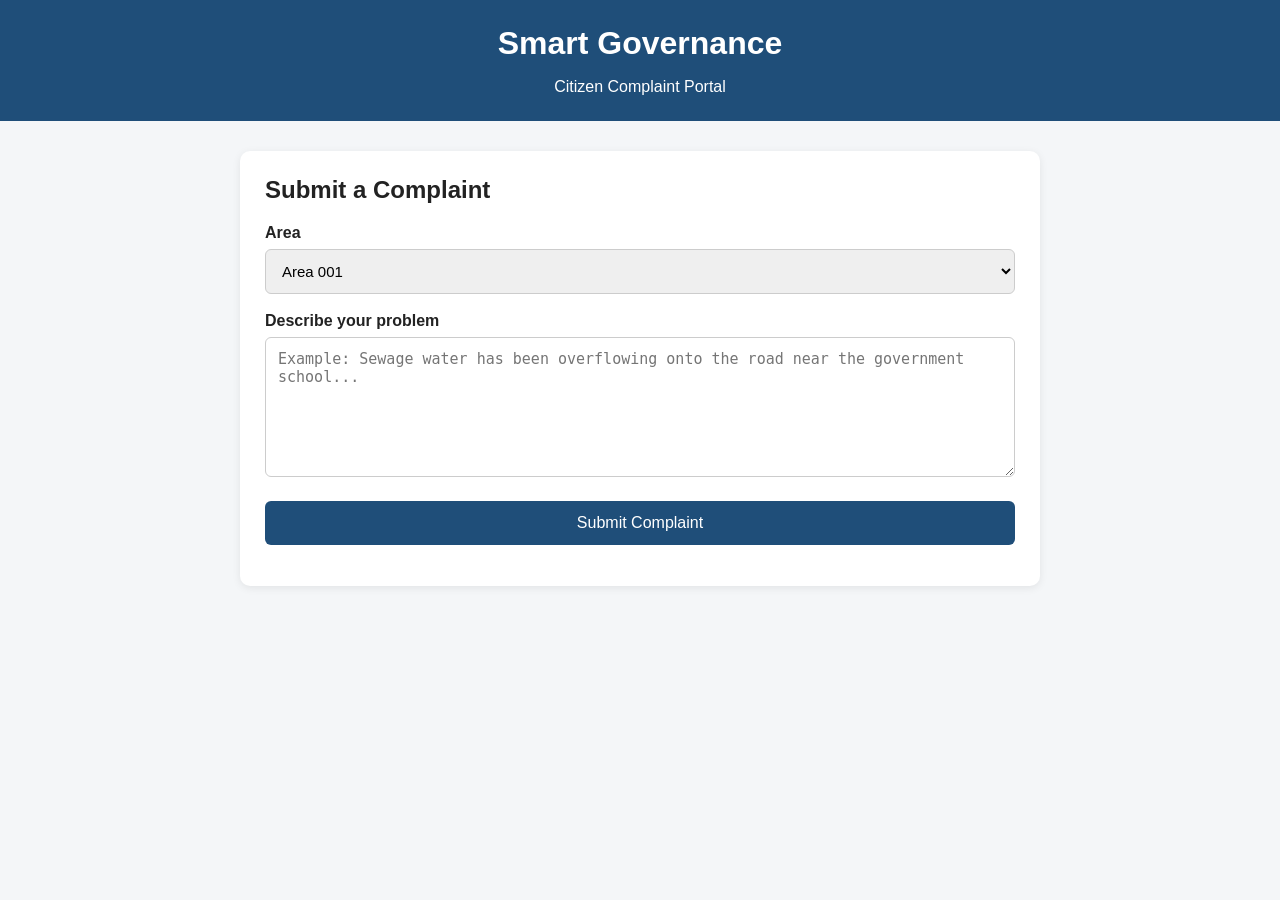
<file: frontend/index.html>
<!DOCTYPE html>
<html lang="en">

<head>
    <meta charset="UTF-8">
    <meta name="viewport" content="width=device-width, initial-scale=1.0">

    <title>Smart Governance</title>

    <link rel="stylesheet" href="/frontend/style.css">
</head>

<body>

    <header>
        <h1>Smart Governance</h1>
        <p>Citizen Complaint Portal</p>
    </header>

    <main>

        <section class="card">

            <h2>Submit a Complaint</h2>

            <label for="area">Area</label>

            <select id="area">
                <option value="HYD_AREA_001">Area 001</option>
                <option value="HYD_AREA_002">Area 002</option>
                <option value="HYD_AREA_003">Area 003</option>
            </select>


            <label for="complaint">
                Describe your problem
            </label>

            <textarea
                id="complaint"
                placeholder="Example: Sewage water has been overflowing onto the road near the government school..."
            ></textarea>


            <button id="submitButton">
                Submit Complaint
            </button>

            <p id="status"></p>

        </section>


        <section
            id="resultCard"
            class="card result-card"
            style="display: none;"
        >

            <h2>Complaint Analysis</h2>

            <div class="result-item">
                <span>Complaint ID</span>
                <strong id="complaintId"></strong>
            </div>

            <div class="result-item">
                <span>Problem Category</span>
                <strong id="problemCategory"></strong>
            </div>

            <div class="result-item">
                <span>Severity Score</span>
                <strong id="severityScore"></strong>
            </div>

            <div class="result-item">
                <span>Priority</span>
                <strong id="priority"></strong>
            </div>

            <div class="result-item">
                <span>Recommendation</span>
                <strong id="recommendation"></strong>
            </div>

            <div class="result-item">
                <span>Suggested Action</span>
                <strong id="suggestedAction"></strong>
            </div>

            <div class="result-item">
                <span>Reason</span>
                <strong id="reason"></strong>
            </div>

        </section>

    </main>

    <script src="/frontend/app.js"></script>

</body>

</html>
</file>
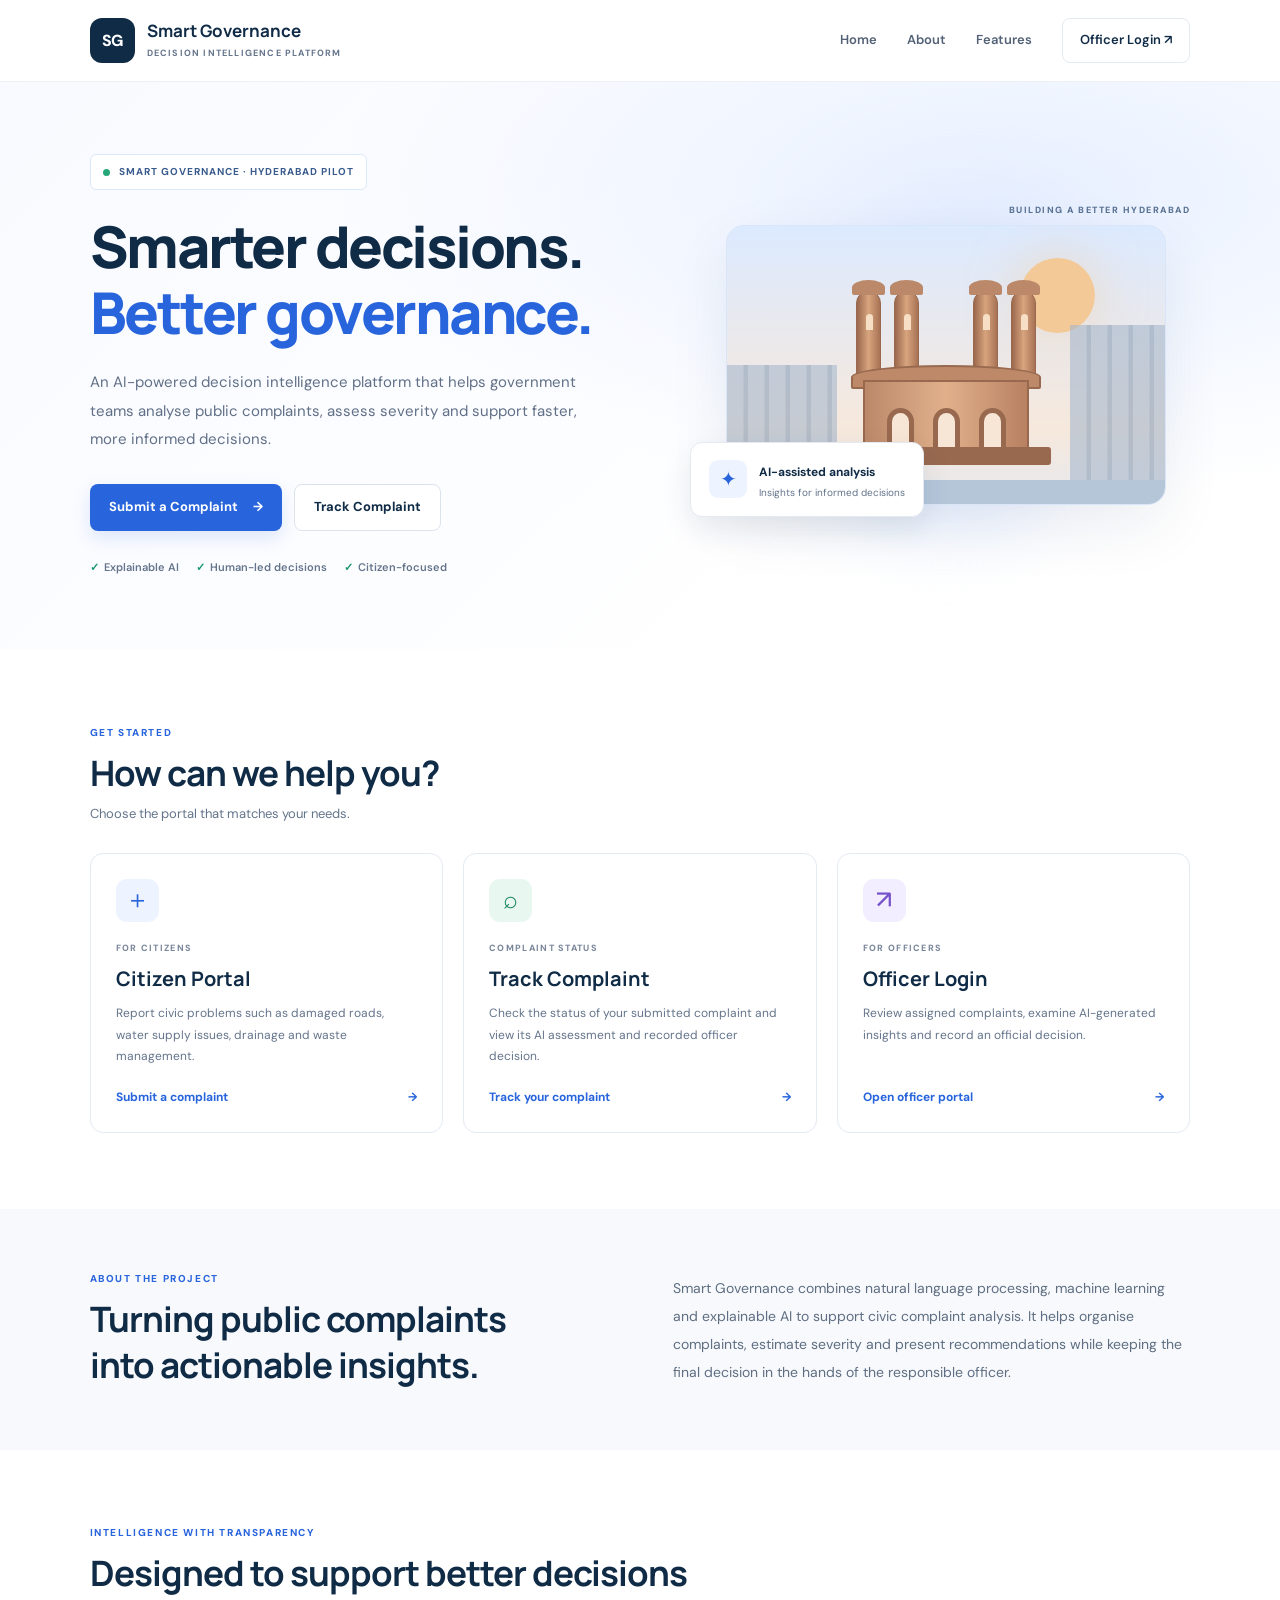
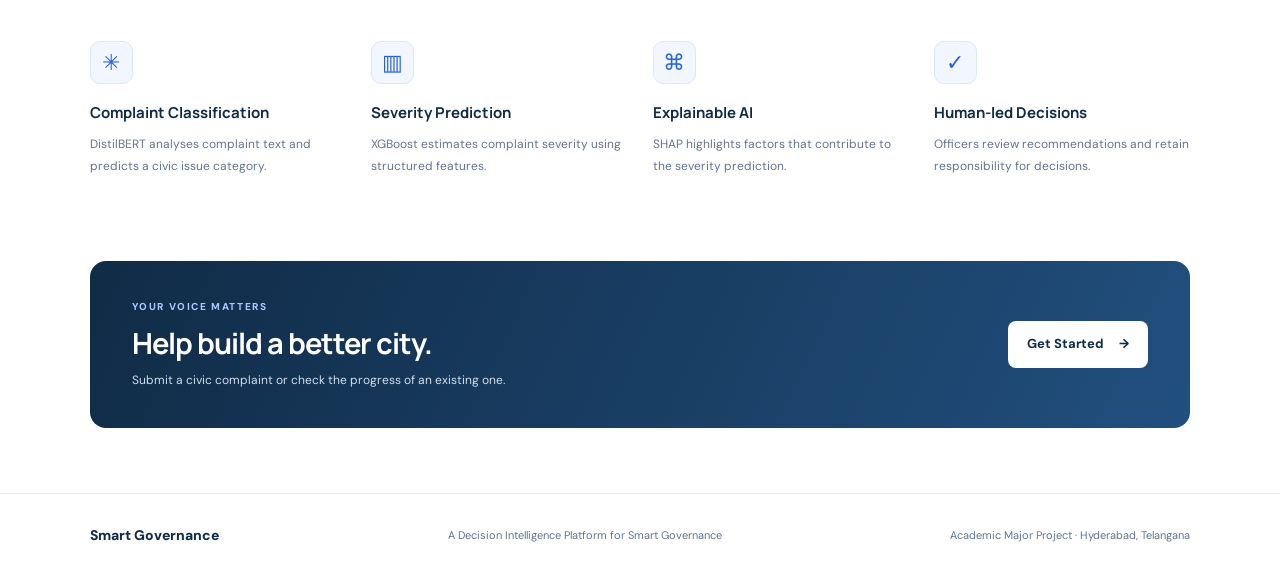
<file: frontend/home.html>
<!DOCTYPE html>
<html lang="en">
<head>
    <meta charset="UTF-8">
    <meta name="viewport" content="width=device-width, initial-scale=1.0">
    <title>Smart Governance | Hyderabad</title>
    <link rel="stylesheet" href="/frontend/home.css">
</head>
<body>

    <header class="navbar">
        <a href="/" class="brand">
            <div class="brand-icon">SG</div>
            <div>
                <h2>Smart Governance</h2>
                <span>DECISION INTELLIGENCE PLATFORM</span>
            </div>
        </a>

        <nav>
            <a href="#home">Home</a>
            <a href="#about">About</a>
            <a href="#features">Features</a>
            <a href="/officer-login" class="nav-login">Officer Login ↗</a>
        </nav>
    </header>

    <main>
        <section class="hero" id="home">
            <div class="hero-content">
                <div class="eyebrow">
                    <span class="status-dot"></span>
                    SMART GOVERNANCE · HYDERABAD PILOT
                </div>

                <h1>Smarter decisions.<br>
                    <span>Better governance.</span>
                </h1>

                <p class="hero-description">
                    An AI-powered decision intelligence platform that helps
                    government teams analyse public complaints, assess
                    severity and support faster, more informed decisions.
                </p>

                <div class="hero-buttons">
                    <a href="/citizen" class="btn btn-primary">
                        Submit a Complaint <span>→</span>
                    </a>
                    <a href="/track" class="btn btn-secondary">
                        Track Complaint
                    </a>
                </div>

                <div class="hero-note">
                    <span>✓</span> Explainable AI
                    <span>✓</span> Human-led decisions
                    <span>✓</span> Citizen-focused
                </div>
            </div>

            <div class="hero-visual">
                <div class="visual-glow"></div>
                <div class="city-label">BUILDING A BETTER HYDERABAD</div>

                <div class="city-art">
                    <div class="sun"></div>
                    <div class="building building-one">
                        <div class="windows"></div>
                    </div>
                    <div class="building building-two">
                        <div class="windows"></div>
                    </div>
                    <div class="charminar">
                        <div class="minaret m1"><i></i></div>
                        <div class="minaret m2"><i></i></div>
                        <div class="minaret m3"><i></i></div>
                        <div class="minaret m4"><i></i></div>
                        <div class="monument-roof"></div>
                        <div class="monument-body">
                            <div class="arch arch-one"></div>
                            <div class="arch arch-two"></div>
                            <div class="arch arch-three"></div>
                        </div>
                        <div class="monument-base"></div>
                    </div>
                    <div class="ground"></div>
                </div>

                <div class="floating-card">
                    <div class="floating-icon">✦</div>
                    <div>
                        <strong>AI-assisted analysis</strong>
                        <p>Insights for informed decisions</p>
                    </div>
                </div>
            </div>
        </section>

        <section class="portals-section">
            <div class="section-heading">
                <div>
                    <span class="section-label">GET STARTED</span>
                    <h2>How can we help you?</h2>
                    <p>Choose the portal that matches your needs.</p>
                </div>
            </div>

            <div class="portal-grid">
                <a href="/citizen" class="portal-card citizen-card">
                    <div class="portal-icon blue-icon">＋</div>
                    <span class="card-tag">FOR CITIZENS</span>
                    <h3>Citizen Portal</h3>
                    <p>Report civic problems such as damaged roads,
                        water supply issues, drainage and waste management.</p>
                    <div class="card-link">Submit a complaint <span>→</span></div>
                </a>

                <a href="/track" class="portal-card track-card">
                    <div class="portal-icon green-icon">⌕</div>
                    <span class="card-tag">COMPLAINT STATUS</span>
                    <h3>Track Complaint</h3>
                    <p>Check the status of your submitted complaint and
                        view its AI assessment and recorded officer decision.</p>
                    <div class="card-link">Track your complaint <span>→</span></div>
                </a>

                <a href="/officer-login" class="portal-card officer-card">
                    <div class="portal-icon purple-icon">↗</div>
                    <span class="card-tag">FOR OFFICERS</span>
                    <h3>Officer Login</h3>
                    <p>Review assigned complaints, examine AI-generated
                        insights and record an official decision.</p>
                    <div class="card-link">Open officer portal <span>→</span></div>
                </a>
            </div>
        </section>

        <section class="about-section" id="about">
            <div class="about-intro">
                <span class="section-label">ABOUT THE PROJECT</span>
                <h2>Turning public complaints into actionable insights.</h2>
            </div>
            <p class="about-text">
                Smart Governance combines natural language processing,
                machine learning and explainable AI to support civic
                complaint analysis. It helps organise complaints, estimate
                severity and present recommendations while keeping the
                final decision in the hands of the responsible officer.
            </p>
        </section>

        <section class="features-section" id="features">
            <div class="features-heading">
                <span class="section-label">INTELLIGENCE WITH TRANSPARENCY</span>
                <h2>Designed to support better decisions</h2>
            </div>

            <div class="features-grid">
                <div class="feature">
                    <div class="feature-icon">✳</div>
                    <h3>Complaint Classification</h3>
                    <p>DistilBERT analyses complaint text and predicts a civic issue category.</p>
                </div>

                <div class="feature">
                    <div class="feature-icon">▥</div>
                    <h3>Severity Prediction</h3>
                    <p>XGBoost estimates complaint severity using structured features.</p>
                </div>

                <div class="feature">
                    <div class="feature-icon">⌘</div>
                    <h3>Explainable AI</h3>
                    <p>SHAP highlights factors that contribute to the severity prediction.</p>
                </div>

                <div class="feature">
                    <div class="feature-icon">✓</div>
                    <h3>Human-led Decisions</h3>
                    <p>Officers review recommendations and retain responsibility for decisions.</p>
                </div>
            </div>
        </section>

        <section class="closing-section">
            <div>
                <span class="section-label">YOUR VOICE MATTERS</span>
                <h2>Help build a better city.</h2>
                <p>Submit a civic complaint or check the progress of an existing one.</p>
            </div>
            <a href="/citizen" class="btn btn-light">Get Started <span>→</span></a>
        </section>
    </main>

    <footer>
        <a href="/" class="footer-brand">Smart Governance</a>
        <p>A Decision Intelligence Platform for Smart Governance</p>
        <span>Academic Major Project · Hyderabad, Telangana</span>
    </footer>

</body>
</html>
</file>
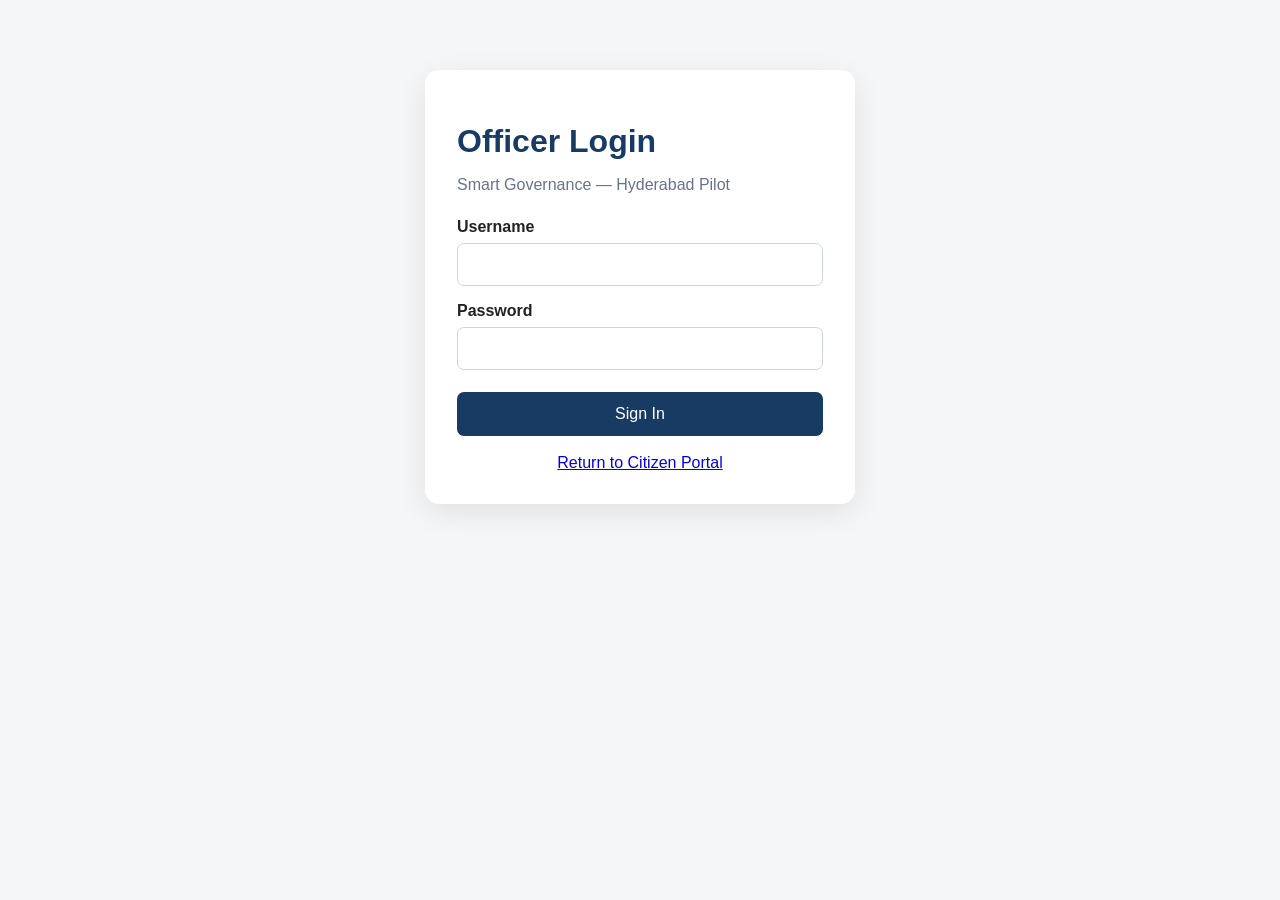
<file: frontend/officer-login.html>
<html lang="en">
<head>
    <meta charset="UTF-8">
    <meta name="viewport" content="width=device-width, initial-scale=1.0">
    <title>Officer Login | Smart Governance</title>
    <link rel="stylesheet" href="/frontend/style.css">
    <style>
        .login-container {
            max-width: 430px;
            margin: 70px auto;
            padding: 32px;
            background: white;
            border-radius: 14px;
            box-shadow: 0 8px 30px rgba(0,0,0,0.09);
        }
        .login-container h1 {
            margin-bottom: 8px;
            color: #173b63;
        }
        .login-container p {
            color: #64748b;
            margin-bottom: 24px;
        }
        .login-container label {
            display: block;
            margin: 16px 0 7px;
            font-weight: 600;
        }
        .login-container input {
            width: 100%;
            box-sizing: border-box;
            padding: 12px;
            border: 1px solid #cbd5e1;
            border-radius: 7px;
            font-size: 15px;
        }
        .login-container button {
            width: 100%;
            margin-top: 22px;
            padding: 13px;
            border: none;
            border-radius: 7px;
            background: #173b63;
            color: white;
            font-size: 16px;
            cursor: pointer;
        }
        .login-container button:disabled {
            opacity: 0.65;
            cursor: wait;
        }
        #login-message {
            margin-top: 15px;
            font-size: 14px;
            overflow-wrap: anywhere;
        }
        .back-link {
            display: block;
            margin-top: 18px;
            text-align: center;
        }
    </style>
</head>
<body>
    <div class="login-container">
        <h1>Officer Login</h1>
        <p>Smart Governance — Hyderabad Pilot</p>

        <form id="login-form">
            <label for="username">Username</label>
            <input
                id="username"
                name="username"
                type="text"
                autocomplete="username"
                required
            >

            <label for="password">Password</label>
            <input
                id="password"
                name="password"
                type="password"
                autocomplete="current-password"
                required
            >

            <button id="login-button" type="submit">Sign In</button>
        </form>

        <div id="login-message" role="status" aria-live="polite"></div>

        <a class="back-link" href="/citizen">Return to Citizen Portal</a>
    </div>

    <script src="/frontend/officer-login.js"></script>
</body>
</html>
</file>
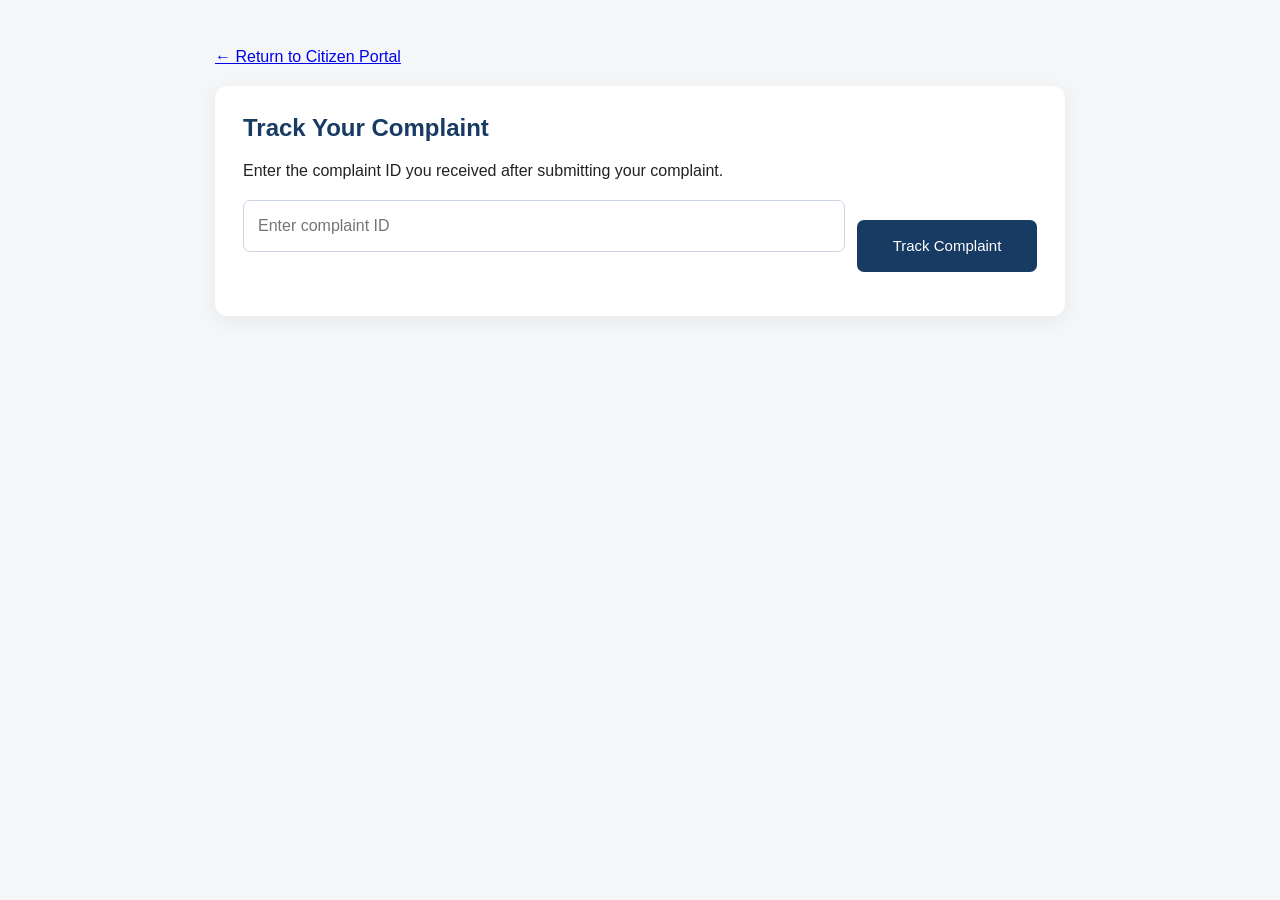
<file: frontend/track.html>
<!DOCTYPE html>
<html lang="en">
<head>
    <meta charset="UTF-8">
    <meta name="viewport" content="width=device-width, initial-scale=1.0">
    <title>Track Complaint | Smart Governance</title>
    <link rel="stylesheet" href="/frontend/style.css">
    <style>
        .track-container {
            max-width: 850px;
            width: 90%;
            margin: 40px auto;
        }

        .track-card, .result-card {
            background: white;
            padding: 28px;
            margin-bottom: 22px;
            border-radius: 12px;
            box-shadow: 0 5px 20px rgba(0,0,0,0.06);
        }

        .track-card h1, .result-card h2 {
            color: #173b63;
            margin-top: 0;
        }

        .track-form {
            display: flex;
            gap: 12px;
            margin-top: 20px;
        }

        .track-form input {
            flex: 1;
            min-width: 0;
            padding: 13px;
            border: 1px solid #cbd5e1;
            border-radius: 7px;
            font-size: 16px;
        }

        .track-form button {
            padding: 13px 20px;
            border: none;
            border-radius: 7px;
            background: #173b63;
            color: white;
            font-size: 15px;
            cursor: pointer;
        }

        .track-form button:disabled {
            opacity: 0.65;
            cursor: wait;
        }

        .tracking-row {
            display: flex;
            justify-content: space-between;
            gap: 20px;
            padding: 14px 0;
            border-bottom: 1px solid #e2e8f0;
        }

        .tracking-row span:first-child {
            font-weight: 600;
        }

        .tracking-row span:last-child {
            text-align: right;
            overflow-wrap: anywhere;
        }

        .status-badge {
            display: inline-block;
            padding: 6px 11px;
            border-radius: 20px;
            background: #dbeafe;
            color: #1e40af;
            font-weight: 700;
        }

        .tracking-message {
            margin-top: 16px;
            line-height: 1.5;
        }

        .tracking-error {
            color: #b91c1c;
        }

        .hidden {
            display: none;
        }

        .back-link {
            display: inline-block;
            margin: 8px 0 20px;
        }

        @media (max-width: 550px) {
            .track-form {
                flex-direction: column;
            }

            .tracking-row {
                flex-direction: column;
                gap: 6px;
            }

            .tracking-row span:last-child {
                text-align: left;
            }

            .track-card, .result-card {
                padding: 20px;
            }
        }
        
/* Fix complaint ID input and tracking form layout */
.track-form {
    display: flex;
    align-items: stretch;
    gap: 12px;
    width: 100%;
}

.track-form input#complaint-id {
    display: block;
    flex: 1 1 0;
    width: 0;
    min-width: 0;
    height: 52px;
    padding: 12px 14px;
    box-sizing: border-box;
    border: 1px solid #cbd5e1;
    border-radius: 7px;
    font-size: 16px;
}

.track-form button {
    flex: 0 0 auto;
    width: auto;
    min-width: 180px;
    height: 52px;
    padding: 12px 20px;
    box-sizing: border-box;
}

@media (max-width: 550px) {
    .track-form {
        flex-direction: column;
    }

    .track-form input#complaint-id,
    .track-form button {
        width: 100%;
        min-width: 0;
        flex: auto;
    }
}

    </style>
</head>
<body>
    <main class="track-container">
        <a class="back-link" href="/citizen">← Return to Citizen Portal</a>

        <section class="track-card">
            <h1>Track Your Complaint</h1>
            <p>
                Enter the complaint ID you received after submitting
                your complaint.
            </p>

            <form id="track-form" class="track-form">
                <input
                    id="complaint-id"
                    type="number"
                    min="1"
                    step="1"
                    placeholder="Enter complaint ID"
                    aria-label="Complaint ID"
                    required
                >
                <button id="track-button" type="submit">
                    Track Complaint
                </button>
            </form>

            <p
                id="tracking-message"
                class="tracking-message"
                role="status"
                aria-live="polite"
            ></p>
        </section>

        <section id="tracking-result" class="result-card hidden">
            <h2>Complaint Status</h2>

            <div class="tracking-row">
                <span>Complaint ID</span>
                <span id="result-id"></span>
            </div>

            <div class="tracking-row">
                <span>Submitted</span>
                <span id="result-date"></span>
            </div>

            <div class="tracking-row">
                <span>Area</span>
                <span id="result-area"></span>
            </div>

            <div class="tracking-row">
                <span>Current Status</span>
                <span id="result-status" class="status-badge"></span>
            </div>

            <div class="tracking-row">
                <span>Problem Category</span>
                <span id="result-category"></span>
            </div>

            <div class="tracking-row">
                <span>Priority</span>
                <span id="result-priority"></span>
            </div>

            <div class="tracking-row">
                <span>Severity Score</span>
                <span id="result-severity"></span>
            </div>

            <div class="tracking-row">
                <span>Recommendation</span>
                <span id="result-recommendation"></span>
            </div>

            <div class="tracking-row">
                <span>Suggested Action</span>
                <span id="result-action"></span>
            </div>

            <div class="tracking-row">
                <span>Officer Decision</span>
                <span id="result-decision"></span>
            </div>

            <div class="tracking-row">
                <span>Officer Remarks</span>
                <span id="result-remarks"></span>
            </div>

            <div class="tracking-row">
                <span>Decision Date</span>
                <span id="result-decision-date"></span>
            </div>
        </section>
    </main>

    <script src="/frontend/track.js"></script>
</body>
</html>
</file>
<file: frontend/style.css>
* {
    box-sizing: border-box;
}

body {
    margin: 0;
    font-family: Arial, sans-serif;
    background: #f4f6f8;
    color: #222;
}

header {
    background: #1f4e79;
    color: white;
    padding: 25px;
    text-align: center;
}

header h1 {
    margin: 0;
}

header p {
    margin-bottom: 0;
}

main {
    width: 90%;
    max-width: 800px;
    margin: 30px auto;
}

.card {
    background: white;
    padding: 25px;
    margin-bottom: 25px;
    border-radius: 10px;
    box-shadow: 0 2px 8px rgba(0, 0, 0, 0.08);
}

h2 {
    margin-top: 0;
}

label {
    display: block;
    margin-top: 18px;
    margin-bottom: 7px;
    font-weight: bold;
}

select,
textarea {
    width: 100%;
    padding: 12px;
    border: 1px solid #ccc;
    border-radius: 6px;
    font-size: 15px;
}

textarea {
    height: 140px;
    resize: vertical;
}

button {
    margin-top: 20px;
    width: 100%;
    padding: 13px;
    border: none;
    border-radius: 6px;
    background: #1f4e79;
    color: white;
    font-size: 16px;
    cursor: pointer;
}

button:hover {
    opacity: 0.9;
}

#status {
    margin-top: 15px;
    font-weight: bold;
}

.result-item {
    display: flex;
    justify-content: space-between;
    gap: 20px;
    padding: 12px 0;
    border-bottom: 1px solid #eee;
}

.result-item span {
    font-weight: bold;
}

.result-item strong {
    text-align: right;
}
</file>
<file: frontend/home.css>
@import url('https://fonts.googleapis.com/css2?family=DM+Sans:wght@400;500;600;700&family=Manrope:wght@400;500;600;700;800&display=swap');

:root {
    --navy: #102b46;
    --blue: #2864dc;
    --muted: #64748b;
    --background: #f7f9fc;
    --border: #e4eaf2;
}

* {
    margin: 0;
    padding: 0;
    box-sizing: border-box;
}

html {
    scroll-behavior: smooth;
    scroll-padding-top: 90px;
}

body {
    font-family: 'DM Sans', sans-serif;
    color: var(--navy);
    background: #fff;
    line-height: 1.6;
}

a {
    color: inherit;
    text-decoration: none;
}

.navbar {
    min-height: 82px;
    padding: 16px 7%;
    display: flex;
    align-items: center;
    justify-content: space-between;
    gap: 24px;
    background: #fff;
    border-bottom: 1px solid #edf0f5;
}

.brand {
    display: flex;
    align-items: center;
    gap: 12px;
}

.brand-icon {
    width: 45px;
    height: 45px;
    display: grid;
    place-items: center;
    color: #fff;
    background: var(--navy);
    border-radius: 12px;
    font-weight: 800;
    letter-spacing: -1px;
}

.brand h2 {
    font-family: 'Manrope', sans-serif;
    font-size: 17px;
    line-height: 1.35;
}

.brand span {
    display: block;
    margin-top: 3px;
    color: var(--muted);
    font-size: 9px;
    font-weight: 700;
    letter-spacing: 1.2px;
}

.navbar nav {
    display: flex;
    align-items: center;
    gap: 30px;
}

.navbar nav a {
    color: #526176;
    font-size: 13px;
    font-weight: 600;
    transition: color 0.2s;
}

.navbar nav a:hover {
    color: var(--blue);
}

.navbar nav .nav-login {
    padding: 11px 17px;
    border: 1px solid var(--border);
    border-radius: 8px;
    color: var(--navy);
}

.hero {
    min-height: 530px;
    padding: 72px 7%;
    display: grid;
    grid-template-columns: 1.08fr 0.92fr;
    align-items: center;
    gap: 40px;
    overflow: hidden;
    background:
        radial-gradient(ellipse at 80% 20%, #e8f0ff 0, transparent 48%),
        linear-gradient(135deg, #f8faff 0%, #fff 75%);
}

.hero-content {
    max-width: 600px;
    position: relative;
    z-index: 1;
}

.eyebrow {
    display: inline-flex;
    align-items: center;
    gap: 9px;
    margin-bottom: 23px;
    padding: 9px 12px;
    border: 1px solid #dce8fb;
    border-radius: 6px;
    background: #fff;
    color: #385a8c;
    font-size: 10px;
    font-weight: 700;
    letter-spacing: 1px;
}

.status-dot {
    width: 7px;
    height: 7px;
    border-radius: 50%;
    background: #25a879;
}

.hero h1 {
    font-family: 'Manrope', sans-serif;
    font-size: clamp(37px, 4.5vw, 59px);
    line-height: 1.15;
    letter-spacing: -2.5px;
    font-weight: 800;
}

.hero h1 span {
    color: var(--blue);
}

.hero-description {
    max-width: 520px;
    margin-top: 23px;
    color: #617087;
    font-size: 15px;
    line-height: 1.9;
}

.hero-buttons {
    display: flex;
    flex-wrap: wrap;
    gap: 12px;
    margin-top: 30px;
}

.btn {
    min-height: 47px;
    padding: 12px 19px;
    display: inline-flex;
    align-items: center;
    justify-content: center;
    gap: 15px;
    border-radius: 8px;
    font-size: 13px;
    font-weight: 700;
    transition: transform 0.2s, box-shadow 0.2s;
}

.btn:hover {
    transform: translateY(-2px);
}

.btn-primary {
    color: #fff;
    background: var(--blue);
    box-shadow: 0 7px 18px #2864dc26;
}

.btn-primary:hover {
    box-shadow: 0 10px 24px #2864dc3d;
}

.btn-secondary {
    color: var(--navy);
    border: 1px solid #dbe3ed;
    background: #fff;
}

.hero-note {
    display: flex;
    flex-wrap: wrap;
    gap: 17px;
    margin-top: 28px;
    color: #64748b;
    font-size: 11px;
    font-weight: 600;
}

.hero-note span {
    color: #15966a;
    margin-right: -12px;
}

.hero-visual {
    min-height: 340px;
    position: relative;
    display: flex;
    align-items: center;
    justify-content: center;
}

.visual-glow {
    position: absolute;
    width: 300px;
    height: 300px;
    border-radius: 50%;
    background: #dce8ff;
    filter: blur(45px);
}

.city-label {
    position: absolute;
    top: 8px;
    right: 0;
    z-index: 2;
    color: #577092;
    font-size: 9px;
    font-weight: 800;
    letter-spacing: 1.5px;
}

.city-art {
    position: relative;
    width: 100%;
    max-width: 440px;
    height: 280px;
    overflow: hidden;
    border: 1px solid #d9e5f8;
    border-radius: 18px;
    background: linear-gradient(180deg, #dceaff 0%, #f6e8dc 73%, #e6e9ef 100%);
    box-shadow: 0 22px 60px #18375d14;
}

.sun {
    position: absolute;
    width: 75px;
    height: 75px;
    top: 32px;
    right: 70px;
    border-radius: 50%;
    background: #f4c998;
    box-shadow: 0 0 50px #f4c99880;
}

.building {
    position: absolute;
    bottom: 24px;
    background: #a7b8cd;
    opacity: 0.6;
}

.building-one {
    left: 0;
    width: 110px;
    height: 115px;
}

.building-two {
    right: 0;
    width: 95px;
    height: 155px;
}

.windows {
    width: 100%;
    height: 100%;
    background: repeating-linear-gradient(
        90deg, transparent 0 16px, #738ca9 17px 21px
    );
    opacity: 0.55;
}

.charminar {
    position: absolute;
    bottom: 24px;
    left: 50%;
    width: 210px;
    height: 205px;
    transform: translateX(-50%);
}

.minaret {
    position: absolute;
    bottom: 95px;
    width: 25px;
    height: 94px;
    border-radius: 12px 12px 2px 2px;
    background: linear-gradient(90deg, #9b684e, #d7a47e, #a87355);
    border: 1px solid #98694f;
}

.minaret::before {
    content: '';
    position: absolute;
    top: -12px;
    left: -5px;
    width: 33px;
    height: 15px;
    border-radius: 50% 50% 2px 2px;
    background: #bb8969;
}

.minaret i {
    position: absolute;
    left: 9px;
    top: 22px;
    width: 7px;
    height: 16px;
    border-radius: 5px 5px 0 0;
    background: #f6dfc5;
}

.m1 { left: 15px; }
.m2 { left: 53px; }
.m3 { right: 53px; }
.m4 { right: 15px; }

.monument-roof {
    position: absolute;
    bottom: 91px;
    left: 10px;
    width: 190px;
    height: 24px;
    border-radius: 50% 50% 2px 2px;
    background: #bd8969;
    border: 2px solid #98694f;
}

.monument-body {
    position: absolute;
    left: 22px;
    bottom: 28px;
    width: 166px;
    height: 72px;
    display: flex;
    justify-content: space-around;
    align-items: flex-end;
    padding: 8px 12px 0;
    background: linear-gradient(90deg, #bb896a, #e1b08b, #b88162);
    border: 2px solid #98694f;
}

.arch {
    width: 27px;
    height: 42px;
    border: 5px solid #98694f;
    border-bottom: 0;
    border-radius: 18px 18px 0 0;
    background: #f7e6d5;
}

.monument-base {
    position: absolute;
    bottom: 15px;
    left: 0;
    width: 210px;
    height: 18px;
    background: #98694f;
    border-radius: 3px;
}

.ground {
    position: absolute;
    bottom: 0;
    width: 100%;
    height: 24px;
    background: #b5c6d9;
}

.floating-card {
    position: absolute;
    z-index: 3;
    left: -12px;
    bottom: 18px;
    display: flex;
    align-items: center;
    gap: 12px;
    padding: 15px 18px;
    border: 1px solid #e5eaf2;
    border-radius: 12px;
    background: #fff;
    box-shadow: 0 12px 30px #16335418;
}

.floating-icon {
    width: 38px;
    height: 38px;
    display: grid;
    place-items: center;
    color: #2864dc;
    background: #edf3ff;
    border-radius: 9px;
    font-size: 20px;
}

.floating-card strong {
    font-size: 12px;
}

.floating-card p {
    margin-top: 2px;
    color: var(--muted);
    font-size: 10px;
}

.portals-section {
    padding: 76px 7%;
}

.section-heading {
    margin-bottom: 28px;
}

.section-label {
    display: block;
    margin-bottom: 10px;
    color: var(--blue);
    font-size: 10px;
    font-weight: 800;
    letter-spacing: 1.6px;
}

.section-heading h2,
.about-intro h2,
.features-heading h2,
.closing-section h2 {
    font-family: 'Manrope', sans-serif;
    font-size: clamp(25px, 3vw, 35px);
    line-height: 1.3;
    letter-spacing: -1px;
}

.section-heading p {
    margin-top: 8px;
    color: var(--muted);
    font-size: 13px;
}

.portal-grid {
    display: grid;
    grid-template-columns: repeat(3, minmax(0, 1fr));
    gap: 20px;
}

.portal-card {
    min-height: 260px;
    padding: 25px;
    display: flex;
    flex-direction: column;
    align-items: flex-start;
    border: 1px solid var(--border);
    border-radius: 13px;
    background: #fff;
    transition: transform 0.2s, box-shadow 0.2s, border-color 0.2s;
}

.portal-card:hover {
    transform: translateY(-5px);
    border-color: #cbdaf5;
    box-shadow: 0 15px 35px #19385c0e;
}

.portal-icon {
    width: 43px;
    height: 43px;
    display: grid;
    place-items: center;
    margin-bottom: 19px;
    border-radius: 11px;
    font-size: 25px;
    font-weight: 500;
}

.blue-icon {
    color: #2864dc;
    background: #edf3ff;
}

.green-icon {
    color: #17845f;
    background: #e8f8f0;
}

.purple-icon {
    color: #7652ca;
    background: #f2edff;
}

.card-tag {
    color: #7a879a;
    font-size: 9px;
    font-weight: 800;
    letter-spacing: 1.3px;
}

.portal-card h3 {
    margin-top: 8px;
    font-family: 'Manrope', sans-serif;
    font-size: 20px;
}

.portal-card p {
    margin-top: 8px;
    color: var(--muted);
    font-size: 12px;
    line-height: 1.8;
}

.card-link {
    width: 100%;
    display: flex;
    justify-content: space-between;
    align-items: center;
    margin-top: auto;
    padding-top: 20px;
    color: var(--blue);
    font-size: 12px;
    font-weight: 700;
}

.about-section {
    padding: 62px 7%;
    display: grid;
    grid-template-columns: 1fr 1fr;
    align-items: center;
    gap: 65px;
    background: var(--background);
}

.about-intro h2 {
    max-width: 480px;
}

.about-text {
    color: #5f6e82;
    font-size: 14px;
    line-height: 2;
}

.features-section {
    padding: 75px 7%;
}

.features-heading {
    margin-bottom: 36px;
}

.features-grid {
    display: grid;
    grid-template-columns: repeat(4, minmax(0, 1fr));
    gap: 25px;
}

.feature {
    padding: 8px 0;
}

.feature-icon {
    width: 43px;
    height: 43px;
    display: grid;
    place-items: center;
    margin-bottom: 17px;
    border: 1px solid #dce7fb;
    border-radius: 10px;
    color: var(--blue);
    background: #f2f6ff;
    font-size: 22px;
}

.feature h3 {
    margin-bottom: 8px;
    font-family: 'Manrope', sans-serif;
    font-size: 15px;
}

.feature p {
    color: var(--muted);
    font-size: 12px;
    line-height: 1.9;
}

.closing-section {
    margin: 0 7% 65px;
    padding: 38px 42px;
    display: flex;
    align-items: center;
    justify-content: space-between;
    gap: 25px;
    border-radius: 16px;
    color: #fff;
    background: linear-gradient(115deg, #102b46, #214f7e);
}

.closing-section .section-label {
    color: #a9c9ff;
}

.closing-section h2 {
    font-size: 29px;
}

.closing-section p {
    margin-top: 8px;
    color: #d0deed;
    font-size: 12px;
}

.btn-light {
    flex-shrink: 0;
    color: var(--navy);
    background: #fff;
}

footer {
    padding: 30px 7%;
    display: flex;
    flex-wrap: wrap;
    justify-content: space-between;
    align-items: center;
    gap: 12px 25px;
    border-top: 1px solid var(--border);
    color: var(--muted);
    font-size: 11px;
}

.footer-brand {
    color: var(--navy);
    font-size: 14px;
    font-weight: 800;
}

@media (max-width: 900px) {
    .navbar {
        padding-left: 5%;
        padding-right: 5%;
    }

    .navbar nav {
        gap: 16px;
    }

    .hero {
        padding: 55px 5%;
        gap: 25px;
    }

    .hero-visual {
        min-height: 300px;
    }

    .portal-grid {
        gap: 12px;
    }

    .portal-card {
        padding: 19px;
    }

    .about-section,
    .portals-section,
    .features-section {
        padding-left: 5%;
        padding-right: 5%;
    }

    .features-grid {
        grid-template-columns: repeat(2, minmax(0, 1fr));
        row-gap: 28px;
    }
}

@media (max-width: 650px) {
    .navbar {
        align-items: flex-start;
        flex-direction: column;
        gap: 15px;
    }

    .navbar nav {
        width: 100%;
        flex-wrap: wrap;
        gap: 13px 20px;
    }

    .navbar nav a {
        font-size: 12px;
    }

    .hero {
        grid-template-columns: 1fr;
        padding-top: 45px;
        padding-bottom: 45px;
    }

    .hero h1 {
        letter-spacing: -1.5px;
    }

    .hero-description {
        font-size: 14px;
    }

    .hero-note {
        gap: 12px;
    }

    .hero-visual {
        min-height: 300px;
        margin-top: 12px;
    }

    .city-art {
        height: 260px;
    }

    .city-label {
        top: -3px;
        right: auto;
        left: 0;
    }

    .floating-card {
        left: 0;
        bottom: 5px;
    }

    .portals-section {
        padding-top: 48px;
        padding-bottom: 48px;
    }

    .portal-grid {
        grid-template-columns: 1fr;
        gap: 15px;
    }

    .portal-card {
        min-height: 240px;
        padding: 24px;
    }

    .about-section {
        grid-template-columns: 1fr;
        gap: 20px;
        padding-top: 48px;
        padding-bottom: 48px;
    }

    .features-section {
        padding-top: 48px;
        padding-bottom: 48px;
    }

    .features-grid {
        gap: 25px 18px;
    }

    .closing-section {
        margin: 0 5% 45px;
        padding: 28px 24px;
        align-items: flex-start;
        flex-direction: column;
    }

    .closing-section h2 {
        font-size: 25px;
    }

    footer {
        flex-direction: column;
        align-items: flex-start;
    }
}

@media (prefers-reduced-motion: reduce) {
    html {
        scroll-behavior: auto;
    }

    *, *::before, *::after {
        transition-duration: 0.01ms !important;
    }
}
</file>
